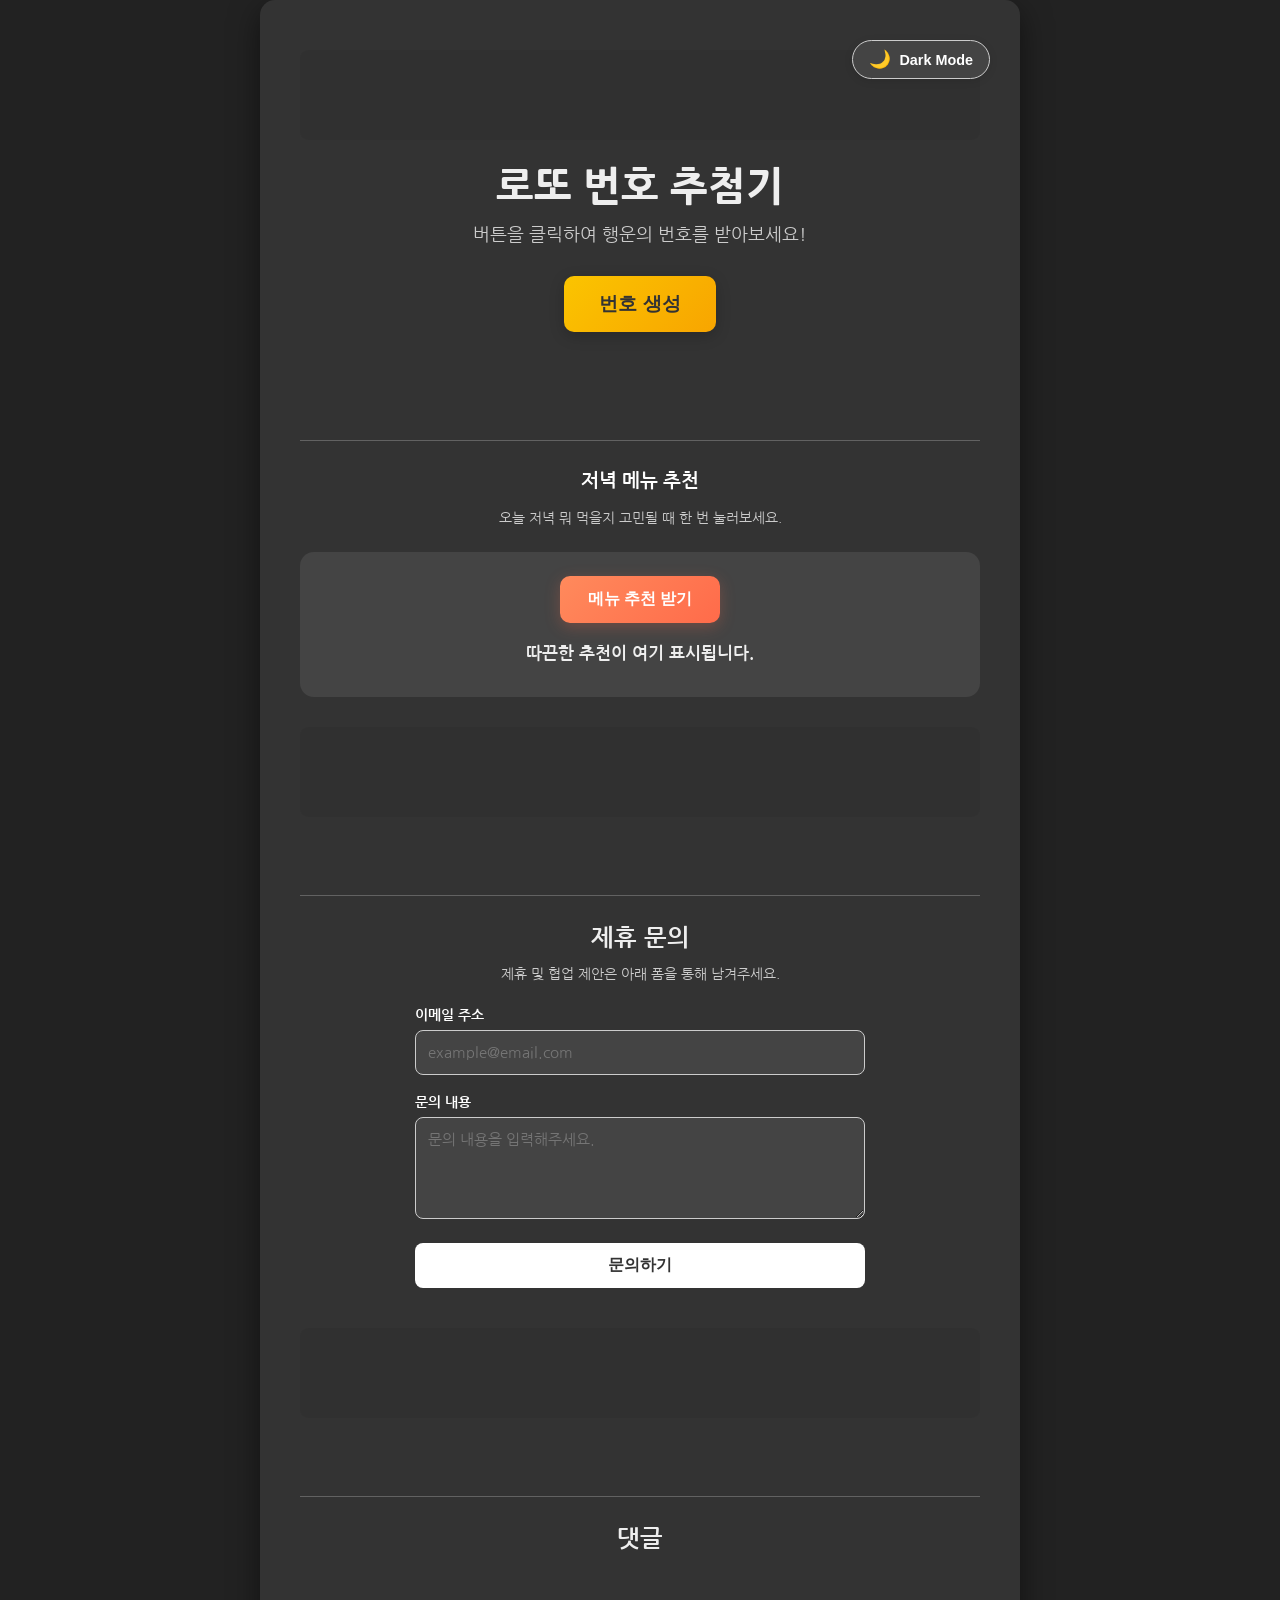
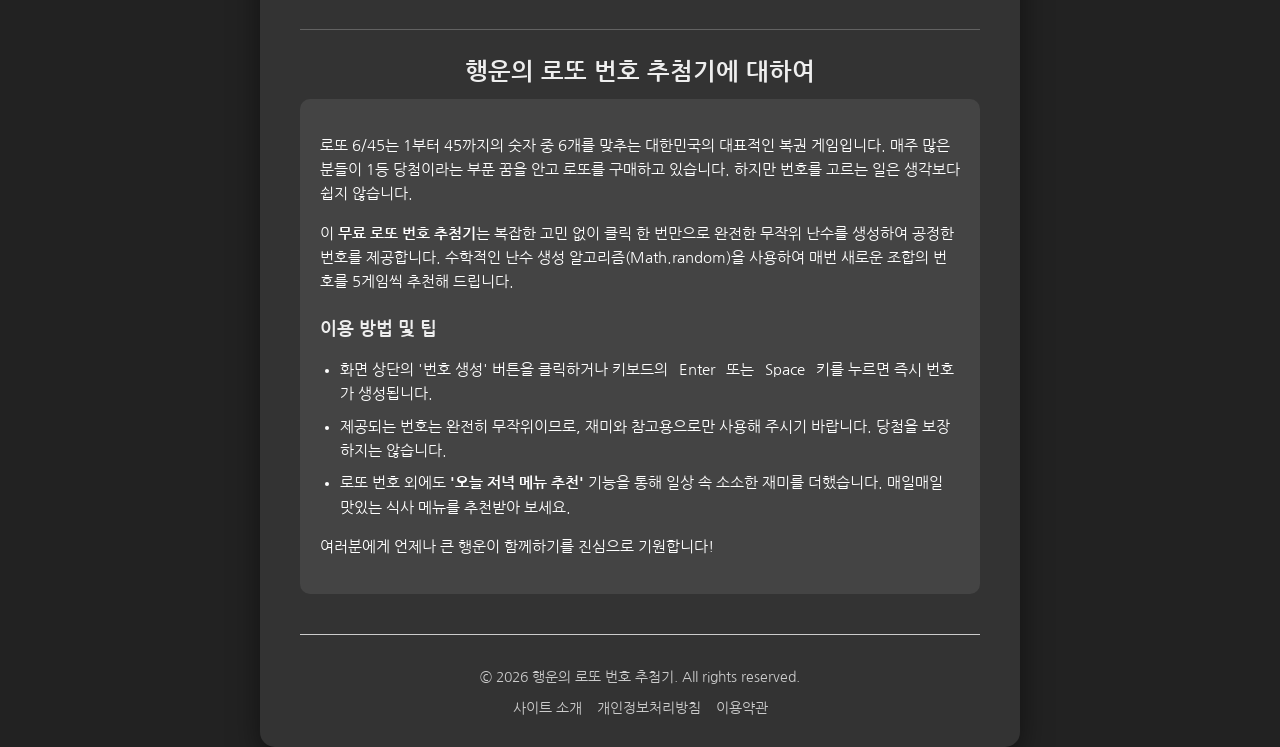
<file: index.html>
<!DOCTYPE html>
<html lang="ko">
<head>
    <meta charset="UTF-8">
    <meta name="viewport" content="width=device-width, initial-scale=1.0">
    <title>로또 번호 추첨기 & 저녁 메뉴 추천 - 오늘의 행운을 잡아보세요!</title>
    <meta name="description" content="무료 로또 번호 자동 생성기입니다. 1등 당첨의 행운을 기원하며 번호를 추첨해보세요. 오늘 저녁 메뉴 추천 기능도 함께 제공합니다.">
    <meta name="keywords" content="로또, 로또 번호, 로또 추첨기, 로또 자동, 저녁 메뉴 추천, 저녁 뭐먹지">
    <meta property="og:title" content="로또 번호 추첨기 & 저녁 메뉴 추천">
    <meta property="og:description" content="클릭 한 번으로 오늘의 행운 번호를 생성하고 저녁 메뉴도 추천받아보세요!">
    <meta property="og:url" content="https://scottseo4-commits.github.io/">
    <link rel="stylesheet" href="style.css">
    <link rel="preconnect" href="https://fonts.googleapis.com">
    <link rel="preconnect" href="https://fonts.gstatic.com" crossorigin>
    <link href="https://fonts.googleapis.com/css2?family=Nanum+Gothic:wght@400;700;800&display=swap" rel="stylesheet">
    <!-- Google AdSense -->
    <meta name="google-adsense-account" content="ca-pub-7375062544027620">
    <script async src="https://pagead2.googlesyndication.com/pagead/js/adsbygoogle.js?client=ca-pub-7375062544027620" crossorigin="anonymous"></script>
</head>
<body>
    <div class="container">
        <header>
            <div class="theme-switch-wrapper">
                <button id="theme-toggle" class="theme-toggle-btn" aria-label="테마 전환">
                    <span class="theme-icon">🌙</span>
                    <span class="theme-text">Dark Mode</span>
                </button>
            </div>
            <!-- Ad Slot 1: Top -->
            <div class="ad-container top-ad">
                <ins class="adsbygoogle"
                     style="display:block"
                     data-ad-client="ca-pub-7375062544027620"
                     data-ad-slot="auto"
                     data-ad-format="auto"
                     data-full-width-responsive="true"></ins>
                <script>(adsbygoogle = window.adsbygoogle || []).push({});</script>
            </div>
            <h1>로또 번호 추첨기</h1>
            <p class="subtitle">버튼을 클릭하여 행운의 번호를 받아보세요!</p>
        </header>
        <main>
            <button id="generate-btn">번호 생성</button>
            <div id="lotto-games-container">
            </div>

            <section class="dinner-section">
                <hr class="divider">
                <h3>저녁 메뉴 추천</h3>
                <p class="form-desc">오늘 저녁 뭐 먹을지 고민될 때 한 번 눌러보세요.</p>
                <div class="dinner-card">
                    <button id="dinner-btn" class="secondary-btn">메뉴 추천 받기</button>
                    <p id="dinner-result" class="dinner-result">따끈한 추천이 여기 표시됩니다.</p>
                </div>
            </section>

            <!-- Ad Slot 2: Middle -->
            <div class="ad-container middle-ad">
                <ins class="adsbygoogle"
                     style="display:block"
                     data-ad-client="ca-pub-7375062544027620"
                     data-ad-slot="auto"
                     data-ad-format="auto"
                     data-full-width-responsive="true"></ins>
                <script>(adsbygoogle = window.adsbygoogle || []).push({});</script>
            </div>

            <section class="partnership-section">
                <hr class="divider">
                <h3>제휴 문의</h3>
                <p class="form-desc">제휴 및 협업 제안은 아래 폼을 통해 남겨주세요.</p>
                <form action="https://formspree.io/f/mwvaozgo" method="POST" class="partnership-form">
                    <div class="form-group">
                        <label for="email">이메일 주소</label>
                        <input type="email" name="email" id="email" placeholder="example@email.com" required>
                    </div>
                    <div class="form-group">
                        <label for="message">문의 내용</label>
                        <textarea name="message" id="message" rows="4" placeholder="문의 내용을 입력해주세요." required></textarea>
                    </div>
                    <button type="submit" class="submit-btn">문의하기</button>
                </form>
            </section>

            <!-- Ad Slot 3: Bottom -->
            <div class="ad-container bottom-ad">
                <ins class="adsbygoogle"
                     style="display:block"
                     data-ad-client="ca-pub-7375062544027620"
                     data-ad-slot="auto"
                     data-ad-format="auto"
                     data-full-width-responsive="true"></ins>
                <script>(adsbygoogle = window.adsbygoogle || []).push({});</script>
            </div>

            <section class="comment-section">
                <hr class="divider">
                <h3>댓글</h3>
                <div id="disqus_thread"></div>
                <script>
                    /**
                    *  RECOMMENDED CONFIGURATION VARIABLES: EDIT AND UNCOMMENT THE SECTION BELOW TO INSERT DYNAMIC VALUES FROM YOUR PLATFORM OR CMS.
                    *  LEARN WHY DEFINING THESE VARIABLES IS IMPORTANT: https://disqus.com/admin/universalcode/#configuration-variables    */
        var disqus_config = function () {
            this.page.url = 'https://scottseo4-commits.github.io/';  // New domain URL
            this.page.identifier = 'scottseo4-commits-main'; 
        };
                    (function() { // DON'T EDIT BELOW THIS LINE
                    var d = document, s = d.createElement('script');
                    s.src = 'https://withmyscott.disqus.com/embed.js';
                    s.setAttribute('data-timestamp', +new Date());
                    (d.head || d.body).appendChild(s);
                    })();
                </script>
                <noscript>Please enable JavaScript to view the <a href="https://disqus.com/?ref_noscript">comments powered by Disqus.</a></noscript>
            </section>

            <section class="about-section">
                <hr class="divider">
                <h3>행운의 로또 번호 추첨기에 대하여</h3>
                <article class="seo-content">
                    <p>로또 6/45는 1부터 45까지의 숫자 중 6개를 맞추는 대한민국의 대표적인 복권 게임입니다. 매주 많은 분들이 1등 당첨이라는 부푼 꿈을 안고 로또를 구매하고 있습니다. 하지만 번호를 고르는 일은 생각보다 쉽지 않습니다.</p>
                    <p>이 <strong>무료 로또 번호 추첨기</strong>는 복잡한 고민 없이 클릭 한 번만으로 완전한 무작위 난수를 생성하여 공정한 번호를 제공합니다. 수학적인 난수 생성 알고리즘(Math.random)을 사용하여 매번 새로운 조합의 번호를 5게임씩 추천해 드립니다.</p>
                    <h4>이용 방법 및 팁</h4>
                    <ul>
                        <li>화면 상단의 '번호 생성' 버튼을 클릭하거나 키보드의 `Enter` 또는 `Space` 키를 누르면 즉시 번호가 생성됩니다.</li>
                        <li>제공되는 번호는 완전히 무작위이므로, 재미와 참고용으로만 사용해 주시기 바랍니다. 당첨을 보장하지는 않습니다.</li>
                        <li>로또 번호 외에도 <strong>'오늘 저녁 메뉴 추천'</strong> 기능을 통해 일상 속 소소한 재미를 더했습니다. 매일매일 맛있는 식사 메뉴를 추천받아 보세요.</li>
                    </ul>
                    <p>여러분에게 언제나 큰 행운이 함께하기를 진심으로 기원합니다!</p>
                </article>
            </section>
        </main>

        <footer>
            <div class="footer-content">
                <p>&copy; 2026 행운의 로또 번호 추첨기. All rights reserved.</p>
                <ul class="footer-links">
                    <li><a href="about.html">사이트 소개</a></li>
                    <li><a href="privacy.html">개인정보처리방침</a></li>
                    <li><a href="terms.html">이용약관</a></li>
                </ul>
            </div>
        </footer>
    </div>
    <script src="main.js"></script>
</body>
</html>
</file>
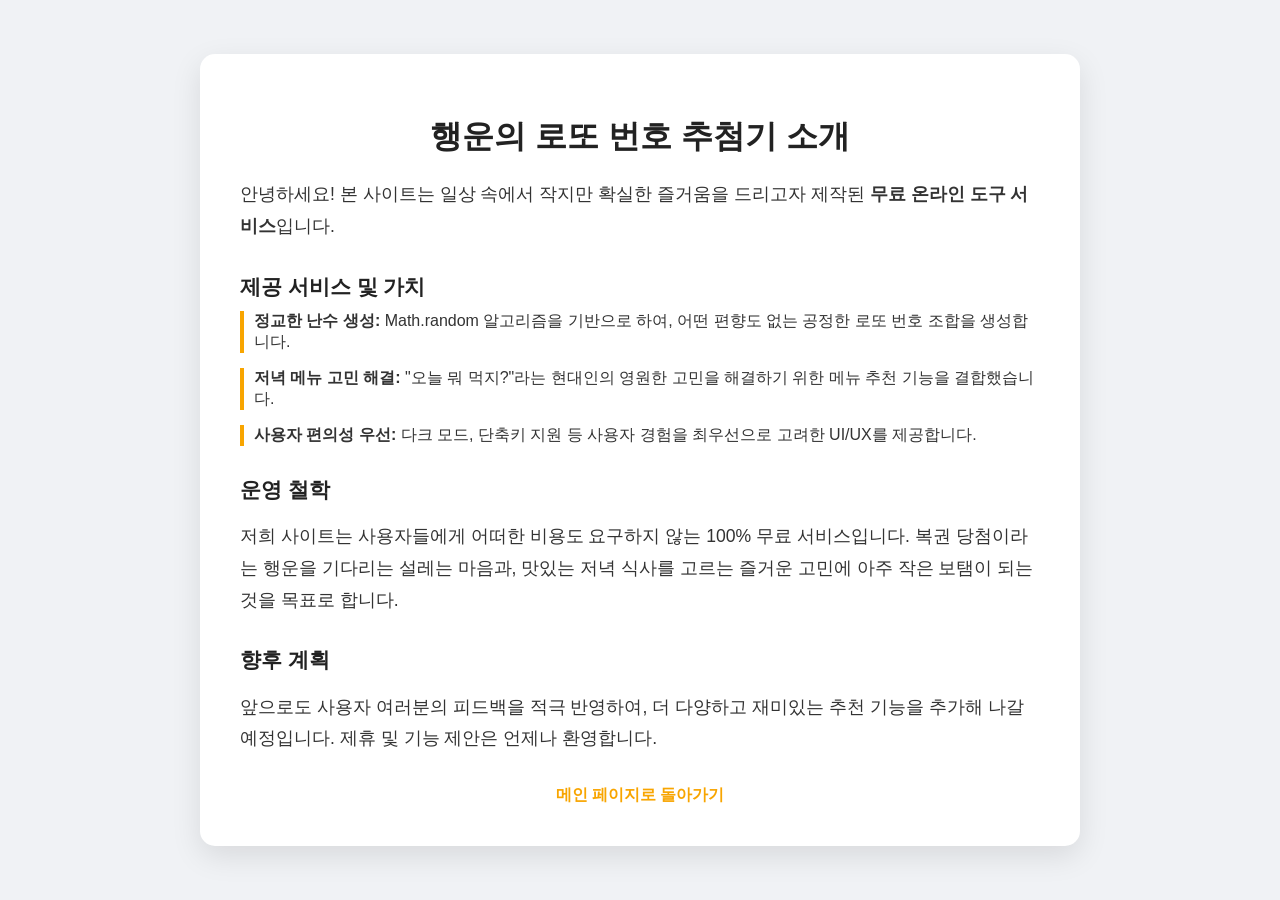
<file: about.html>
<!DOCTYPE html>
<html lang="ko">
<head>
    <meta charset="UTF-8">
    <meta name="viewport" content="width=device-width, initial-scale=1.0">
    <title>사이트 소개 - 로또 번호 추첨기</title>
    <link rel="stylesheet" href="style.css">
    <style>
        .doc-container {
            background-color: var(--container-bg);
            padding: 40px;
            border-radius: 15px;
            box-shadow: var(--shadow);
            width: 90%;
            max-width: 800px;
            margin: 40px auto;
            text-align: left;
        }
        .doc-container h1 { font-size: 2rem; margin-bottom: 20px; text-align: center; }
        .doc-container h2 { font-size: 1.3rem; margin-top: 30px; margin-bottom: 10px; color: var(--header-color); }
        .doc-container p { font-size: 1.1rem; line-height: 1.8; margin-bottom: 20px; }
        .feature-list { margin-bottom: 30px; }
        .feature-item { margin-bottom: 15px; padding-left: 10px; border-left: 4px solid #f8a500; }
        .back-link { display: block; text-align: center; margin-top: 30px; color: #f8a500; text-decoration: none; font-weight: bold; }
    </style>
</head>
<body>
    <div class="doc-container">
        <h1>행운의 로또 번호 추첨기 소개</h1>
        <p>안녕하세요! 본 사이트는 일상 속에서 작지만 확실한 즐거움을 드리고자 제작된 <strong>무료 온라인 도구 서비스</strong>입니다.</p>
        
        <h2>제공 서비스 및 가치</h2>
        <div class="feature-list">
            <div class="feature-item">
                <strong>정교한 난수 생성:</strong> Math.random 알고리즘을 기반으로 하여, 어떤 편향도 없는 공정한 로또 번호 조합을 생성합니다.
            </div>
            <div class="feature-item">
                <strong>저녁 메뉴 고민 해결:</strong> "오늘 뭐 먹지?"라는 현대인의 영원한 고민을 해결하기 위한 메뉴 추천 기능을 결합했습니다.
            </div>
            <div class="feature-item">
                <strong>사용자 편의성 우선:</strong> 다크 모드, 단축키 지원 등 사용자 경험을 최우선으로 고려한 UI/UX를 제공합니다.
            </div>
        </div>

        <h2>운영 철학</h2>
        <p>저희 사이트는 사용자들에게 어떠한 비용도 요구하지 않는 100% 무료 서비스입니다. 복권 당첨이라는 행운을 기다리는 설레는 마음과, 맛있는 저녁 식사를 고르는 즐거운 고민에 아주 작은 보탬이 되는 것을 목표로 합니다.</p>
        
        <h2>향후 계획</h2>
        <p>앞으로도 사용자 여러분의 피드백을 적극 반영하여, 더 다양하고 재미있는 추천 기능을 추가해 나갈 예정입니다. 제휴 및 기능 제안은 언제나 환영합니다.</p>
        
        <a href="index.html" class="back-link">메인 페이지로 돌아가기</a>
    </div>
</body>
</html>
</file>
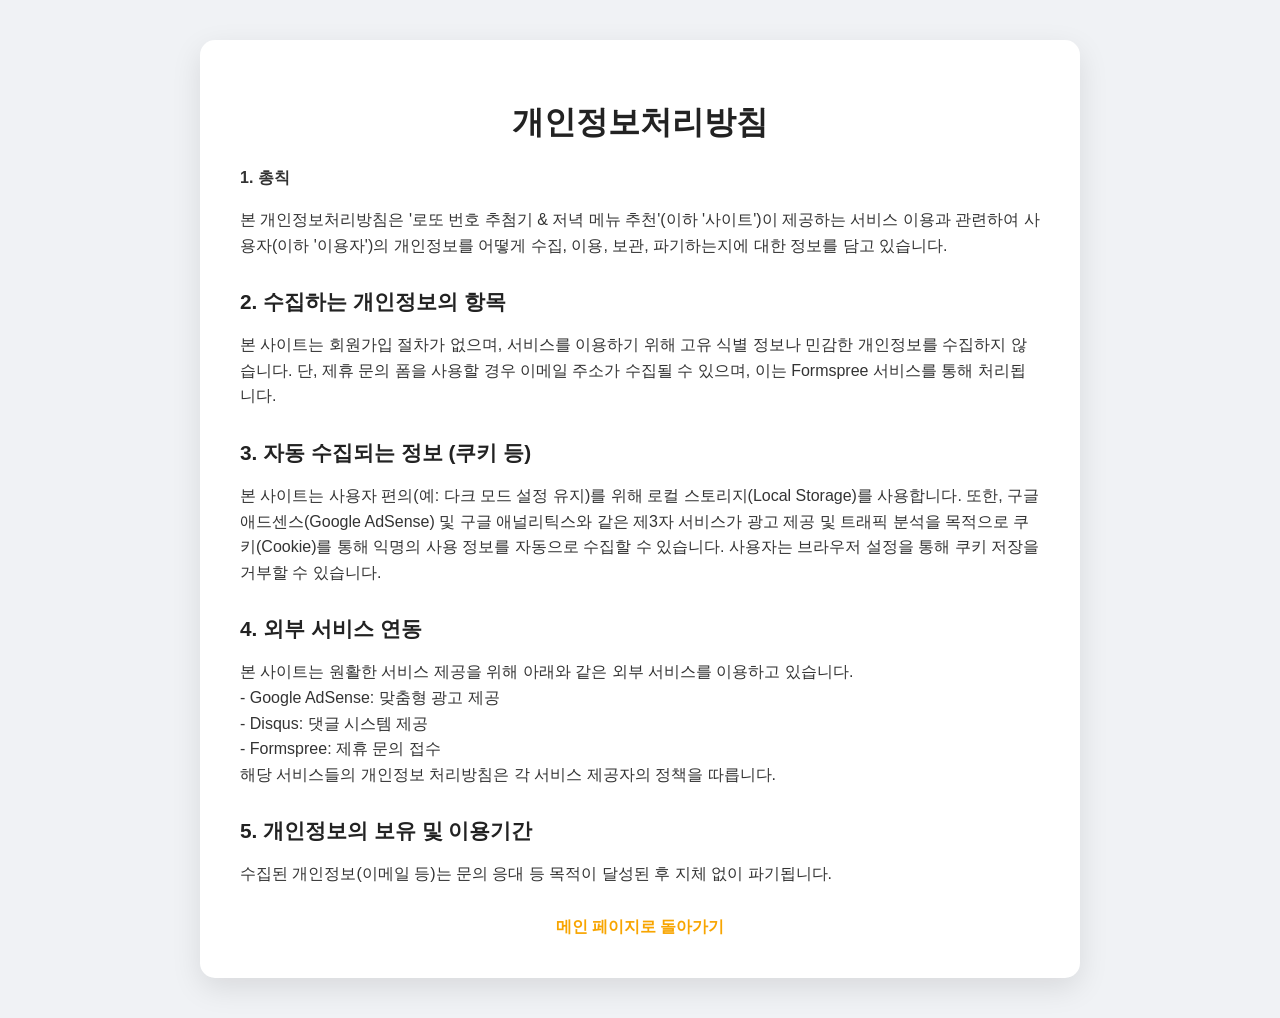
<file: privacy.html>
<!DOCTYPE html>
<html lang="ko">
<head>
    <meta charset="UTF-8">
    <meta name="viewport" content="width=device-width, initial-scale=1.0">
    <title>개인정보처리방침 - 로또 번호 추첨기</title>
    <link rel="stylesheet" href="style.css">
    <style>
        .doc-container {
            background-color: var(--container-bg);
            padding: 40px;
            border-radius: 15px;
            box-shadow: var(--shadow);
            width: 90%;
            max-width: 800px;
            margin: 40px auto;
            text-align: left;
        }
        .doc-container h1 { font-size: 2rem; margin-bottom: 20px; text-align: center; }
        .doc-container h2 { font-size: 1.3rem; margin-top: 30px; margin-bottom: 10px; color: var(--header-color); }
        .doc-container p { font-size: 1rem; line-height: 1.6; margin-bottom: 15px; }
        .back-link { display: block; text-align: center; margin-top: 30px; color: #f8a500; text-decoration: none; font-weight: bold; }
    </style>
</head>
<body>
    <div class="doc-container">
        <h1>개인정보처리방침</h1>
        <p><strong>1. 총칙</strong></p>
        <p>본 개인정보처리방침은 '로또 번호 추첨기 & 저녁 메뉴 추천'(이하 '사이트')이 제공하는 서비스 이용과 관련하여 사용자(이하 '이용자')의 개인정보를 어떻게 수집, 이용, 보관, 파기하는지에 대한 정보를 담고 있습니다.</p>
        
        <h2>2. 수집하는 개인정보의 항목</h2>
        <p>본 사이트는 회원가입 절차가 없으며, 서비스를 이용하기 위해 고유 식별 정보나 민감한 개인정보를 수집하지 않습니다. 단, 제휴 문의 폼을 사용할 경우 이메일 주소가 수집될 수 있으며, 이는 Formspree 서비스를 통해 처리됩니다.</p>
        
        <h2>3. 자동 수집되는 정보 (쿠키 등)</h2>
        <p>본 사이트는 사용자 편의(예: 다크 모드 설정 유지)를 위해 로컬 스토리지(Local Storage)를 사용합니다. 또한, 구글 애드센스(Google AdSense) 및 구글 애널리틱스와 같은 제3자 서비스가 광고 제공 및 트래픽 분석을 목적으로 쿠키(Cookie)를 통해 익명의 사용 정보를 자동으로 수집할 수 있습니다. 사용자는 브라우저 설정을 통해 쿠키 저장을 거부할 수 있습니다.</p>
        
        <h2>4. 외부 서비스 연동</h2>
        <p>본 사이트는 원활한 서비스 제공을 위해 아래와 같은 외부 서비스를 이용하고 있습니다.<br>
        - Google AdSense: 맞춤형 광고 제공<br>
        - Disqus: 댓글 시스템 제공<br>
        - Formspree: 제휴 문의 접수<br>
        해당 서비스들의 개인정보 처리방침은 각 서비스 제공자의 정책을 따릅니다.</p>
        
        <h2>5. 개인정보의 보유 및 이용기간</h2>
        <p>수집된 개인정보(이메일 등)는 문의 응대 등 목적이 달성된 후 지체 없이 파기됩니다.</p>
        
        <a href="index.html" class="back-link">메인 페이지로 돌아가기</a>
    </div>
</body>
</html>
</file>
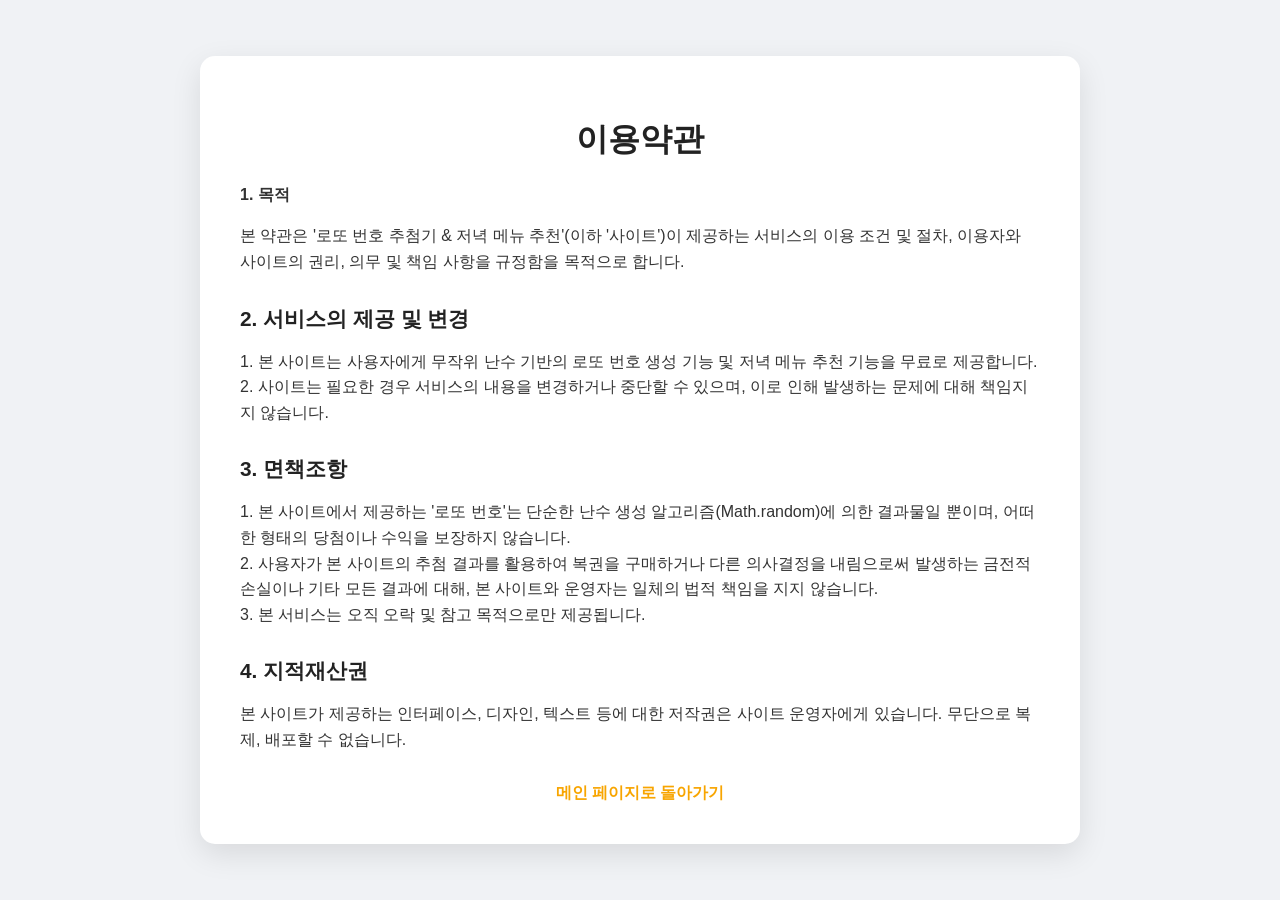
<file: terms.html>
<!DOCTYPE html>
<html lang="ko">
<head>
    <meta charset="UTF-8">
    <meta name="viewport" content="width=device-width, initial-scale=1.0">
    <title>이용약관 - 로또 번호 추첨기</title>
    <link rel="stylesheet" href="style.css">
    <style>
        .doc-container {
            background-color: var(--container-bg);
            padding: 40px;
            border-radius: 15px;
            box-shadow: var(--shadow);
            width: 90%;
            max-width: 800px;
            margin: 40px auto;
            text-align: left;
        }
        .doc-container h1 { font-size: 2rem; margin-bottom: 20px; text-align: center; }
        .doc-container h2 { font-size: 1.3rem; margin-top: 30px; margin-bottom: 10px; color: var(--header-color); }
        .doc-container p { font-size: 1rem; line-height: 1.6; margin-bottom: 15px; }
        .back-link { display: block; text-align: center; margin-top: 30px; color: #f8a500; text-decoration: none; font-weight: bold; }
    </style>
</head>
<body>
    <div class="doc-container">
        <h1>이용약관</h1>
        <p><strong>1. 목적</strong></p>
        <p>본 약관은 '로또 번호 추첨기 & 저녁 메뉴 추천'(이하 '사이트')이 제공하는 서비스의 이용 조건 및 절차, 이용자와 사이트의 권리, 의무 및 책임 사항을 규정함을 목적으로 합니다.</p>
        
        <h2>2. 서비스의 제공 및 변경</h2>
        <p>1. 본 사이트는 사용자에게 무작위 난수 기반의 로또 번호 생성 기능 및 저녁 메뉴 추천 기능을 무료로 제공합니다.<br>
        2. 사이트는 필요한 경우 서비스의 내용을 변경하거나 중단할 수 있으며, 이로 인해 발생하는 문제에 대해 책임지지 않습니다.</p>
        
        <h2>3. 면책조항</h2>
        <p>1. 본 사이트에서 제공하는 '로또 번호'는 단순한 난수 생성 알고리즘(Math.random)에 의한 결과물일 뿐이며, 어떠한 형태의 당첨이나 수익을 보장하지 않습니다.<br>
        2. 사용자가 본 사이트의 추첨 결과를 활용하여 복권을 구매하거나 다른 의사결정을 내림으로써 발생하는 금전적 손실이나 기타 모든 결과에 대해, 본 사이트와 운영자는 일체의 법적 책임을 지지 않습니다.<br>
        3. 본 서비스는 오직 오락 및 참고 목적으로만 제공됩니다.</p>
        
        <h2>4. 지적재산권</h2>
        <p>본 사이트가 제공하는 인터페이스, 디자인, 텍스트 등에 대한 저작권은 사이트 운영자에게 있습니다. 무단으로 복제, 배포할 수 없습니다.</p>
        
        <a href="index.html" class="back-link">메인 페이지로 돌아가기</a>
    </div>
</body>
</html>
</file>
<file: style.css>
:root {
    /* Light Mode Variables */
    --bg-color: #f0f2f5;
    --container-bg: #ffffff;
    --text-color: #333333;
    --subtitle-color: #666666;
    --game-bg: #f8f9fa;
    --header-color: #222222;
    --plus-color: #999999;
    --shadow: 0 10px 30px rgba(0, 0, 0, 0.1);
}

[data-theme="dark"] {
    /* Dark Mode Variables */
    --bg-color: #222222;
    --container-bg: #333333;
    --text-color: #ffffff;
    --subtitle-color: #cccccc;
    --game-bg: #444444;
    --header-color: #eeeeee;
    --plus-color: #cccccc;
    --shadow: 0 10px 30px rgba(0, 0, 0, 0.5);
}

body {
    font-family: 'Nanum Gothic', 'Arial', sans-serif;
    background-color: var(--bg-color);
    color: var(--text-color);
    display: flex;
    justify-content: center;
    align-items: center;
    min-height: 100vh;
    margin: 0;
    transition: background-color 0.3s ease, color 0.3s ease;
}

.container {
    background-color: var(--container-bg);
    padding: 30px 40px;
    border-radius: 15px;
    box-shadow: var(--shadow);
    width: 90%;
    max-width: 680px;
    text-align: center;
    transition: background-color 0.3s ease, box-shadow 0.3s ease;
}

header {
    margin-bottom: 30px;
    position: relative;
}

.theme-switch-wrapper {
    position: absolute;
    top: -10px;
    right: -10px;
}

.theme-toggle-btn {
    background-color: var(--game-bg);
    color: var(--text-color);
    border: 1px solid var(--plus-color);
    padding: 8px 16px;
    border-radius: 25px;
    font-size: 0.9rem;
    font-weight: 700;
    cursor: pointer;
    transition: all 0.3s ease;
    display: flex;
    align-items: center;
    gap: 8px;
    box-shadow: 0 2px 8px rgba(0,0,0,0.1);
}

.theme-toggle-btn:hover {
    transform: translateY(-2px);
    box-shadow: 0 4px 12px rgba(0,0,0,0.15);
}

.theme-icon {
    font-size: 1.1rem;
}

.ad-container {
    width: 100%;
    max-width: 100%;
    overflow: hidden;
    margin: 20px 0;
    text-align: center;
    background-color: rgba(0, 0, 0, 0.05); /* 광고가 없을 때 보일 수 있는 아주 옅은 배경 */
    border-radius: 8px;
    min-height: 90px; /* 광고 로딩 전 최소 높이 확보 */
}

.top-ad { margin-bottom: 25px; }
.middle-ad { margin-top: 30px; margin-bottom: 10px; }
.bottom-ad { margin-top: 40px; }

h1 {
    color: var(--header-color);
    font-weight: 800;
    font-size: 2.5rem;
    margin-bottom: 10px;
}

.subtitle {
    color: var(--subtitle-color);
    font-size: 1.1rem;
}

#generate-btn {
    background: linear-gradient(135deg, #fbc400, #f8a500);
    color: #333;
    border: none;
    padding: 15px 35px;
    font-size: 1.2rem;
    font-weight: 700;
    border-radius: 10px;
    cursor: pointer;
    transition: all 0.3s ease;
    margin-bottom: 30px;
    box-shadow: 0 4px 15px rgba(0, 0, 0, 0.2);
}

#generate-btn:hover {
    transform: translateY(-3px);
    box-shadow: 0 6px 20px rgba(251, 196, 0, 0.4);
}

#lotto-games-container {
    display: flex;
    flex-direction: column;
    gap: 25px;
}

.lotto-game {
    display: flex;
    justify-content: center;
    align-items: center;
    gap: 12px;
    flex-wrap: wrap;
    padding: 15px;
    background-color: var(--game-bg);
    border-radius: 10px;
    transition: background-color 0.3s ease;
}

.bonus-container {
    display: flex;
    align-items: center;
    gap: 12px;
}

.bonus-container span {
    font-size: 1.8rem;
    font-weight: 700;
    color: var(--plus-color);
}

.partnership-section {
    margin-top: 50px;
    padding-top: 20px;
}

.dinner-section {
    margin-top: 50px;
    padding-top: 20px;
}

.comment-section {
    margin-top: 50px;
    padding-top: 20px;
}

.comment-section h3 {
    font-size: 1.5rem;
    margin-bottom: 20px;
    color: var(--header-color);
}

.about-section {
    margin-top: 50px;
    padding-top: 20px;
    text-align: left;
}

.about-section h3 {
    font-size: 1.5rem;
    margin-bottom: 15px;
    color: var(--header-color);
    text-align: center;
}

.seo-content {
    background-color: var(--game-bg);
    padding: 20px;
    border-radius: 10px;
    color: var(--text-color);
    font-size: 0.95rem;
    line-height: 1.6;
}

.seo-content p {
    margin-bottom: 15px;
}

.seo-content h4 {
    font-size: 1.1rem;
    margin-top: 20px;
    margin-bottom: 10px;
    color: var(--header-color);
}

.seo-content ul {
    margin-bottom: 15px;
    padding-left: 20px;
}

.seo-content li {
    margin-bottom: 8px;
}

footer {
    margin-top: 40px;
    padding-top: 20px;
    border-top: 1px solid var(--plus-color);
    text-align: center;
    font-size: 0.85rem;
    color: var(--subtitle-color);
}

.footer-links {
    list-style: none;
    padding: 0;
    margin: 10px 0 0 0;
    display: flex;
    justify-content: center;
    gap: 15px;
}

.footer-links a {
    color: var(--subtitle-color);
    text-decoration: none;
    transition: color 0.3s ease;
}

.footer-links a:hover {
    color: var(--text-color);
    text-decoration: underline;
}

.divider {
    border: 0;
    height: 1px;
    background: var(--plus-color);
    margin-bottom: 30px;
    opacity: 0.3;
}

.partnership-section h3 {
    font-size: 1.5rem;
    margin-bottom: 10px;
    color: var(--header-color);
}

.form-desc {
    font-size: 0.9rem;
    color: var(--subtitle-color);
    margin-bottom: 25px;
}

.dinner-card {
    background-color: var(--game-bg);
    border-radius: 14px;
    padding: 24px 20px;
    transition: background-color 0.3s ease;
}

.secondary-btn {
    background: linear-gradient(135deg, #ff8a5c, #ff6b4a);
    color: #fff;
    border: none;
    padding: 13px 28px;
    font-size: 1rem;
    font-weight: 700;
    border-radius: 10px;
    cursor: pointer;
    transition: all 0.3s ease;
    box-shadow: 0 4px 15px rgba(255, 107, 74, 0.25);
}

.secondary-btn:hover {
    transform: translateY(-2px);
    box-shadow: 0 6px 18px rgba(255, 107, 74, 0.35);
}

.dinner-result {
    margin: 18px 0 0;
    min-height: 32px;
    font-size: 1.05rem;
    font-weight: 700;
    color: var(--header-color);
    line-height: 1.6;
}

.partnership-form {
    text-align: left;
    max-width: 450px;
    margin: 0 auto;
}

.form-group {
    margin-bottom: 20px;
}

.form-group label {
    display: block;
    font-size: 0.9rem;
    font-weight: 700;
    margin-bottom: 8px;
    color: var(--text-color);
}

.form-group input,
.form-group textarea {
    width: 100%;
    padding: 12px;
    border: 1px solid var(--plus-color);
    border-radius: 8px;
    background-color: var(--game-bg);
    color: var(--text-color);
    font-family: inherit;
    font-size: 0.95rem;
    box-sizing: border-box;
    transition: border-color 0.3s ease;
}

.form-group input:focus,
.form-group textarea:focus {
    outline: none;
    border-color: #f8a500;
}

.submit-btn {
    width: 100%;
    background-color: var(--text-color);
    color: var(--container-bg);
    border: none;
    padding: 12px;
    font-size: 1rem;
    font-weight: 700;
    border-radius: 8px;
    cursor: pointer;
    transition: all 0.3s ease;
}

.submit-btn:hover {
    opacity: 0.9;
    transform: translateY(-2px);
}

@media (max-width: 768px) {
    .container {
        padding: 20px;
    }

    .theme-switch-wrapper {
        right: 0;
        top: -20px;
    }

    h1 {
        font-size: 2rem;
    }

    #generate-btn {
        padding: 12px 25px;
        font-size: 1.1rem;
    }

    .lotto-game {
        gap: 8px;
        padding: 10px;
    }
}
</file>
